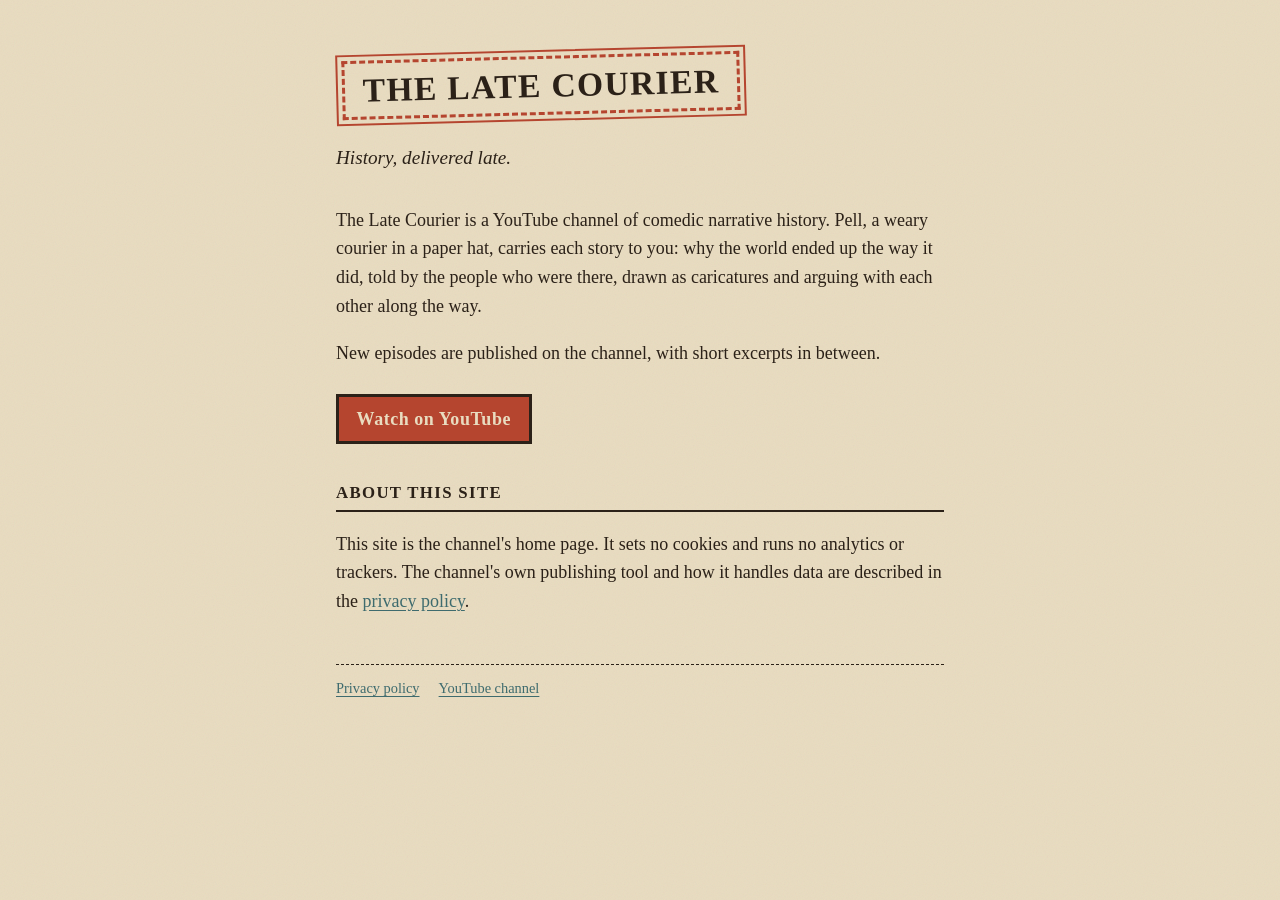
<file: index.html>
<!doctype html>
<html lang="en">
<head>
  <meta charset="utf-8">
  <meta name="viewport" content="width=device-width, initial-scale=1">
  <title>The Late Courier</title>
  <meta name="description" content="The Late Courier: comedic narrative history on YouTube, delivered by a courier who is always slightly late.">
  <link rel="stylesheet" href="style.css">
</head>
<body>
<main>
  <div class="stamp"><h1>The Late Courier</h1></div>
  <p class="tagline">History, delivered late.</p>

  <p>The Late Courier is a YouTube channel of comedic narrative history. Pell, a weary courier in a paper hat, carries
  each story to you: why the world ended up the way it did, told by the people who were there, drawn as caricatures
  and arguing with each other along the way.</p>

  <p>New episodes are published on the channel, with short excerpts in between.</p>

  <a class="button" href="https://www.youtube.com/channel/UCJRnoDOYiE38dmY6l2_oNYg">Watch on YouTube</a>

  <h2>About this site</h2>
  <p>This site is the channel's home page. It sets no cookies and runs no analytics or trackers.
  The channel's own publishing tool and how it handles data are described in the
  <a href="privacy.html">privacy policy</a>.</p>

  <footer>
    <a href="privacy.html">Privacy policy</a>
    <a href="https://www.youtube.com/channel/UCJRnoDOYiE38dmY6l2_oNYg">YouTube channel</a>
  </footer>
</main>
</body>
</html>
</file>
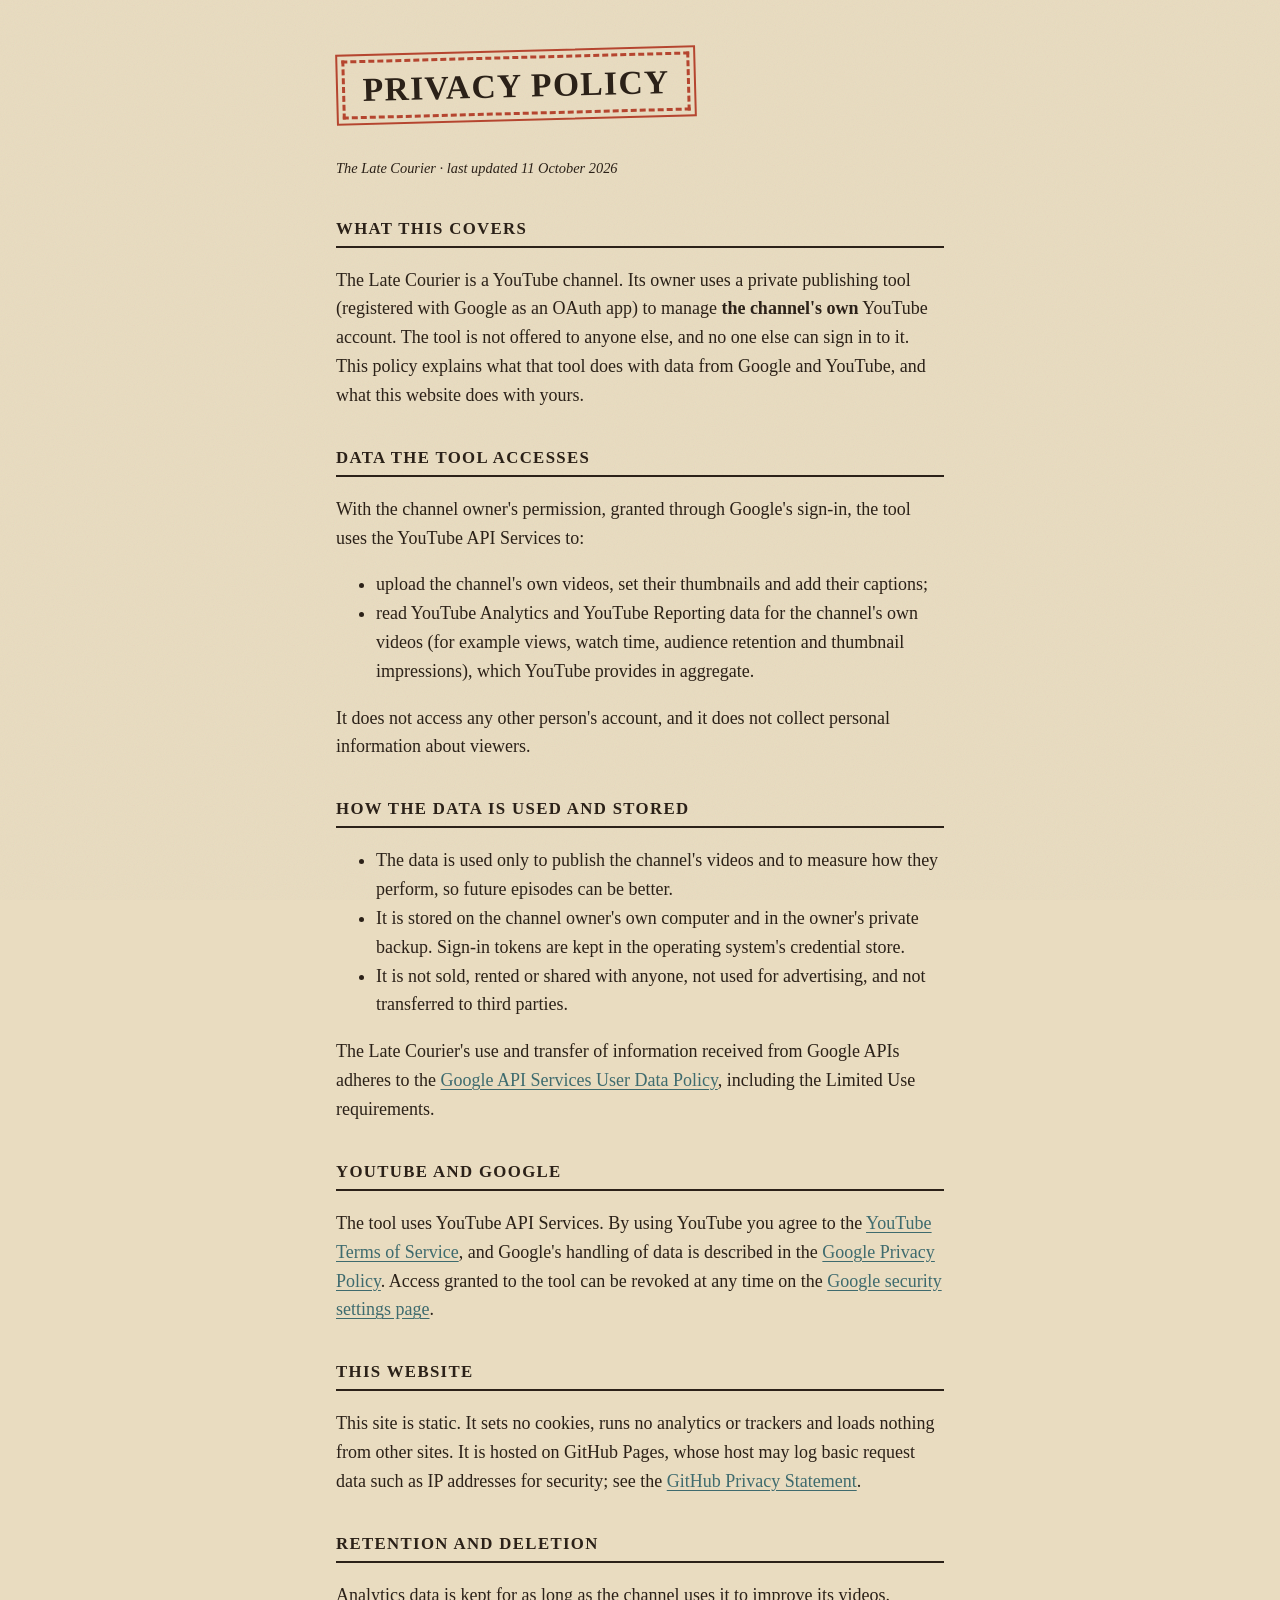
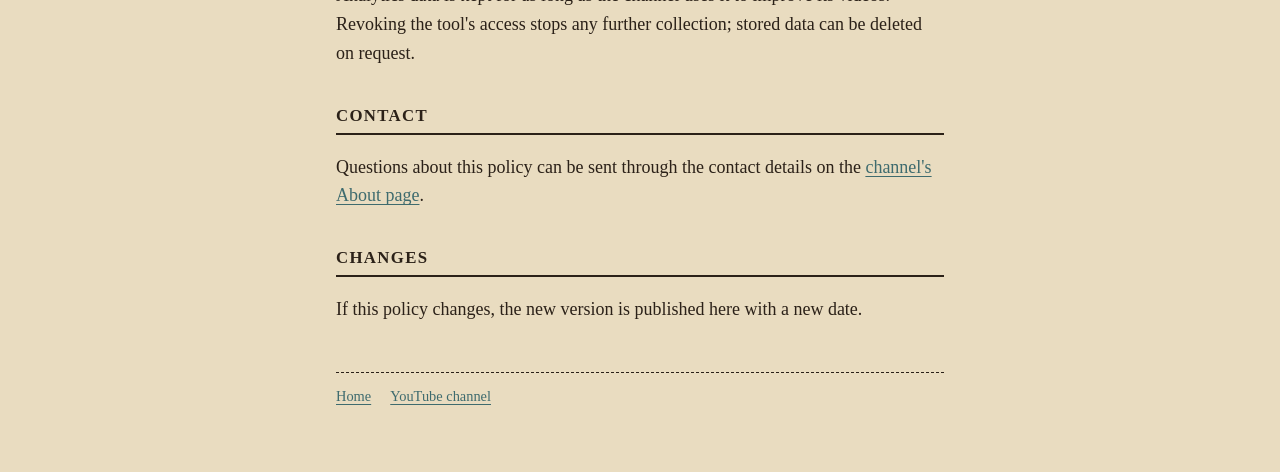
<file: privacy.html>
<!doctype html>
<html lang="en">
<head>
  <meta charset="utf-8">
  <meta name="viewport" content="width=device-width, initial-scale=1">
  <title>Privacy policy · The Late Courier</title>
  <meta name="description" content="How The Late Courier's publishing tool uses Google and YouTube data.">
  <link rel="stylesheet" href="style.css">
</head>
<body>
<main>
  <div class="stamp"><h1>Privacy policy</h1></div>
  <p class="meta">The Late Courier · last updated 11 October 2026</p>

  <h2>What this covers</h2>
  <p>The Late Courier is a YouTube channel. Its owner uses a private publishing tool (registered with Google as an
  OAuth app) to manage <strong>the channel's own</strong> YouTube account. The tool is not offered to anyone else,
  and no one else can sign in to it. This policy explains what that tool does with data from Google and YouTube,
  and what this website does with yours.</p>

  <h2>Data the tool accesses</h2>
  <p>With the channel owner's permission, granted through Google's sign-in, the tool uses the YouTube API Services to:</p>
  <ul>
    <li>upload the channel's own videos, set their thumbnails and add their captions;</li>
    <li>read YouTube Analytics and YouTube Reporting data for the channel's own videos (for example views, watch time,
    audience retention and thumbnail impressions), which YouTube provides in aggregate.</li>
  </ul>
  <p>It does not access any other person's account, and it does not collect personal information about viewers.</p>

  <h2>How the data is used and stored</h2>
  <ul>
    <li>The data is used only to publish the channel's videos and to measure how they perform, so future episodes can
    be better.</li>
    <li>It is stored on the channel owner's own computer and in the owner's private backup. Sign-in tokens are kept in
    the operating system's credential store.</li>
    <li>It is not sold, rented or shared with anyone, not used for advertising, and not transferred to third parties.</li>
  </ul>
  <p>The Late Courier's use and transfer of information received from Google APIs adheres to the
  <a href="https://developers.google.com/terms/api-services-user-data-policy">Google API Services User Data Policy</a>,
  including the Limited Use requirements.</p>

  <h2>YouTube and Google</h2>
  <p>The tool uses YouTube API Services. By using YouTube you agree to the
  <a href="https://www.youtube.com/t/terms">YouTube Terms of Service</a>, and Google's handling of data is described in
  the <a href="https://policies.google.com/privacy">Google Privacy Policy</a>. Access granted to the tool can be revoked
  at any time on the <a href="https://myaccount.google.com/permissions">Google security settings page</a>.</p>

  <h2>This website</h2>
  <p>This site is static. It sets no cookies, runs no analytics or trackers and loads nothing from other sites. It is
  hosted on GitHub Pages, whose host may log basic request data such as IP addresses for security; see the
  <a href="https://docs.github.com/en/site-policy/privacy-policies/github-general-privacy-statement">GitHub Privacy
  Statement</a>.</p>

  <h2>Retention and deletion</h2>
  <p>Analytics data is kept for as long as the channel uses it to improve its videos. Revoking the tool's access stops
  any further collection; stored data can be deleted on request.</p>

  <h2>Contact</h2>
  <p>Questions about this policy can be sent through the contact details on the
  <a href="https://www.youtube.com/channel/UCJRnoDOYiE38dmY6l2_oNYg">channel's About page</a>.</p>

  <h2>Changes</h2>
  <p>If this policy changes, the new version is published here with a new date.</p>

  <footer>
    <a href="index.html">Home</a>
    <a href="https://www.youtube.com/channel/UCJRnoDOYiE38dmY6l2_oNYg">YouTube channel</a>
  </footer>
</main>
</body>
</html>
</file>
<file: style.css>
:root {
  --ink: #2B2118;
  --parchment: #E9DCC0;
  --red: #B5452F;
  --teal: #3E6B6E;
  --ochre: #D8A031;
}
* { box-sizing: border-box; }
html { background: var(--parchment); }
body {
  margin: 0;
  color: var(--ink);
  background: var(--parchment);
  font: 18px/1.6 Georgia, "Iowan Old Style", "Palatino Linotype", Palatino, serif;
}
/* faint paper grain, never over the text's legibility */
body::before {
  content: "";
  position: fixed;
  inset: 0;
  pointer-events: none;
  opacity: 0.07;
  background-image: url("data:image/svg+xml;utf8,<svg xmlns='http://www.w3.org/2000/svg' width='160' height='160'><filter id='g'><feTurbulence type='fractalNoise' baseFrequency='0.9' numOctaves='2' stitchTiles='stitch'/></filter><rect width='100%25' height='100%25' filter='url(%23g)'/></svg>");
}
main { max-width: 40rem; margin: 0 auto; padding: 3rem 16px 4rem; position: relative; }
a { color: var(--teal); text-underline-offset: 3px; }
a:hover { color: var(--red); }

.stamp {
  display: inline-block;
  padding: 0.55rem 1.1rem 0.45rem;
  border: 3px dashed var(--red);
  outline: 2px solid var(--red);
  outline-offset: 4px;
  transform: rotate(-1.5deg);
  margin: 0.5rem 0 1.75rem 6px;
}
.stamp h1 {
  margin: 0;
  font-size: 2.1rem;
  letter-spacing: 0.04em;
  text-transform: uppercase;
  font-weight: 700;
  line-height: 1.1;
}
.tagline { font-style: italic; font-size: 1.2rem; margin: 0 0 2rem; }
h2 {
  font-size: 1.05rem;
  text-transform: uppercase;
  letter-spacing: 0.08em;
  margin: 2.2rem 0 0.4rem;
  border-bottom: 2px solid var(--ink);
  padding-bottom: 0.2rem;
}
.button {
  display: inline-block;
  margin-top: 0.5rem;
  padding: 0.5rem 1.1rem;
  border: 3px solid var(--ink);
  color: var(--parchment);
  background: var(--red);
  text-decoration: none;
  font-weight: 700;
  letter-spacing: 0.03em;
}
.button:hover { color: var(--parchment); background: var(--ink); }
.meta { font-size: 0.9rem; font-style: italic; }
footer {
  margin-top: 3rem;
  padding-top: 0.75rem;
  border-top: 1px dashed var(--ink);
  font-size: 0.9rem;
}
footer a { margin-right: 1rem; }
@media (max-width: 480px) {
  body { font-size: 17px; }
  .stamp h1 { font-size: 1.6rem; }
}
</file>
